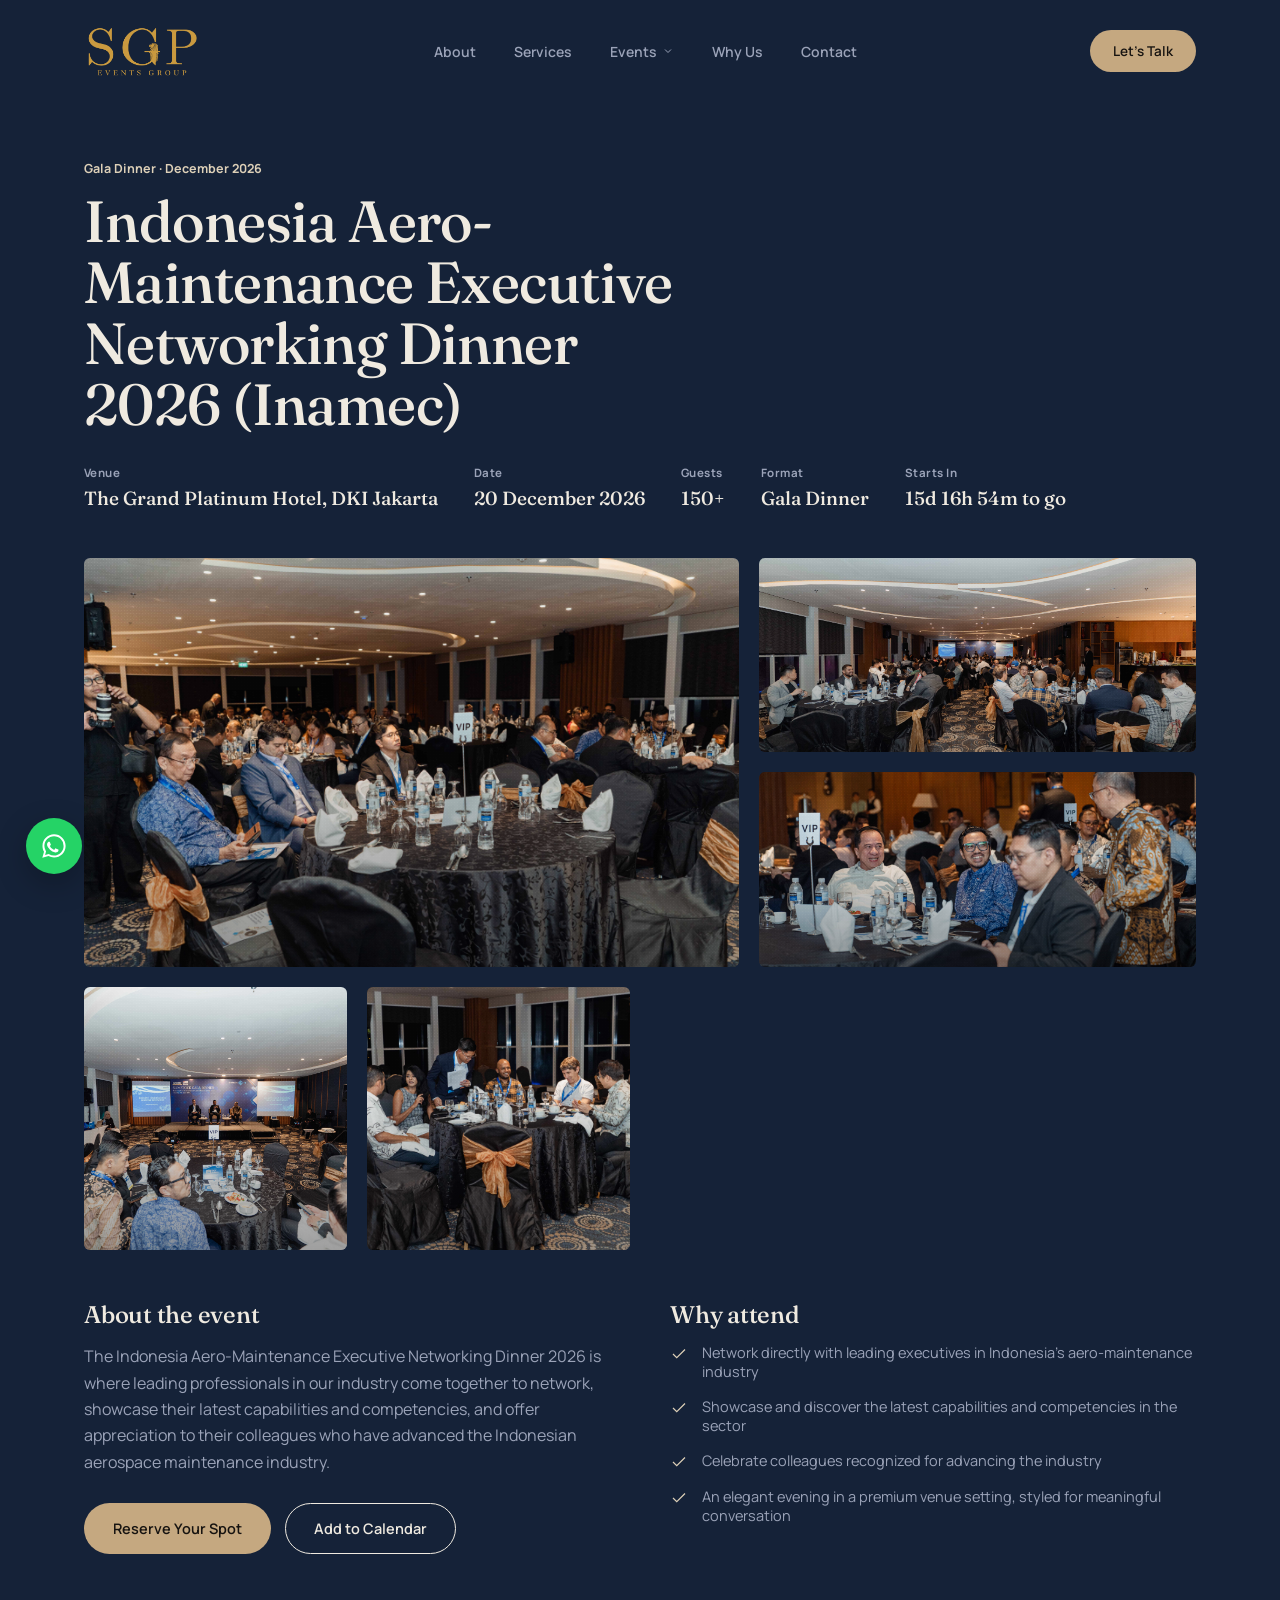
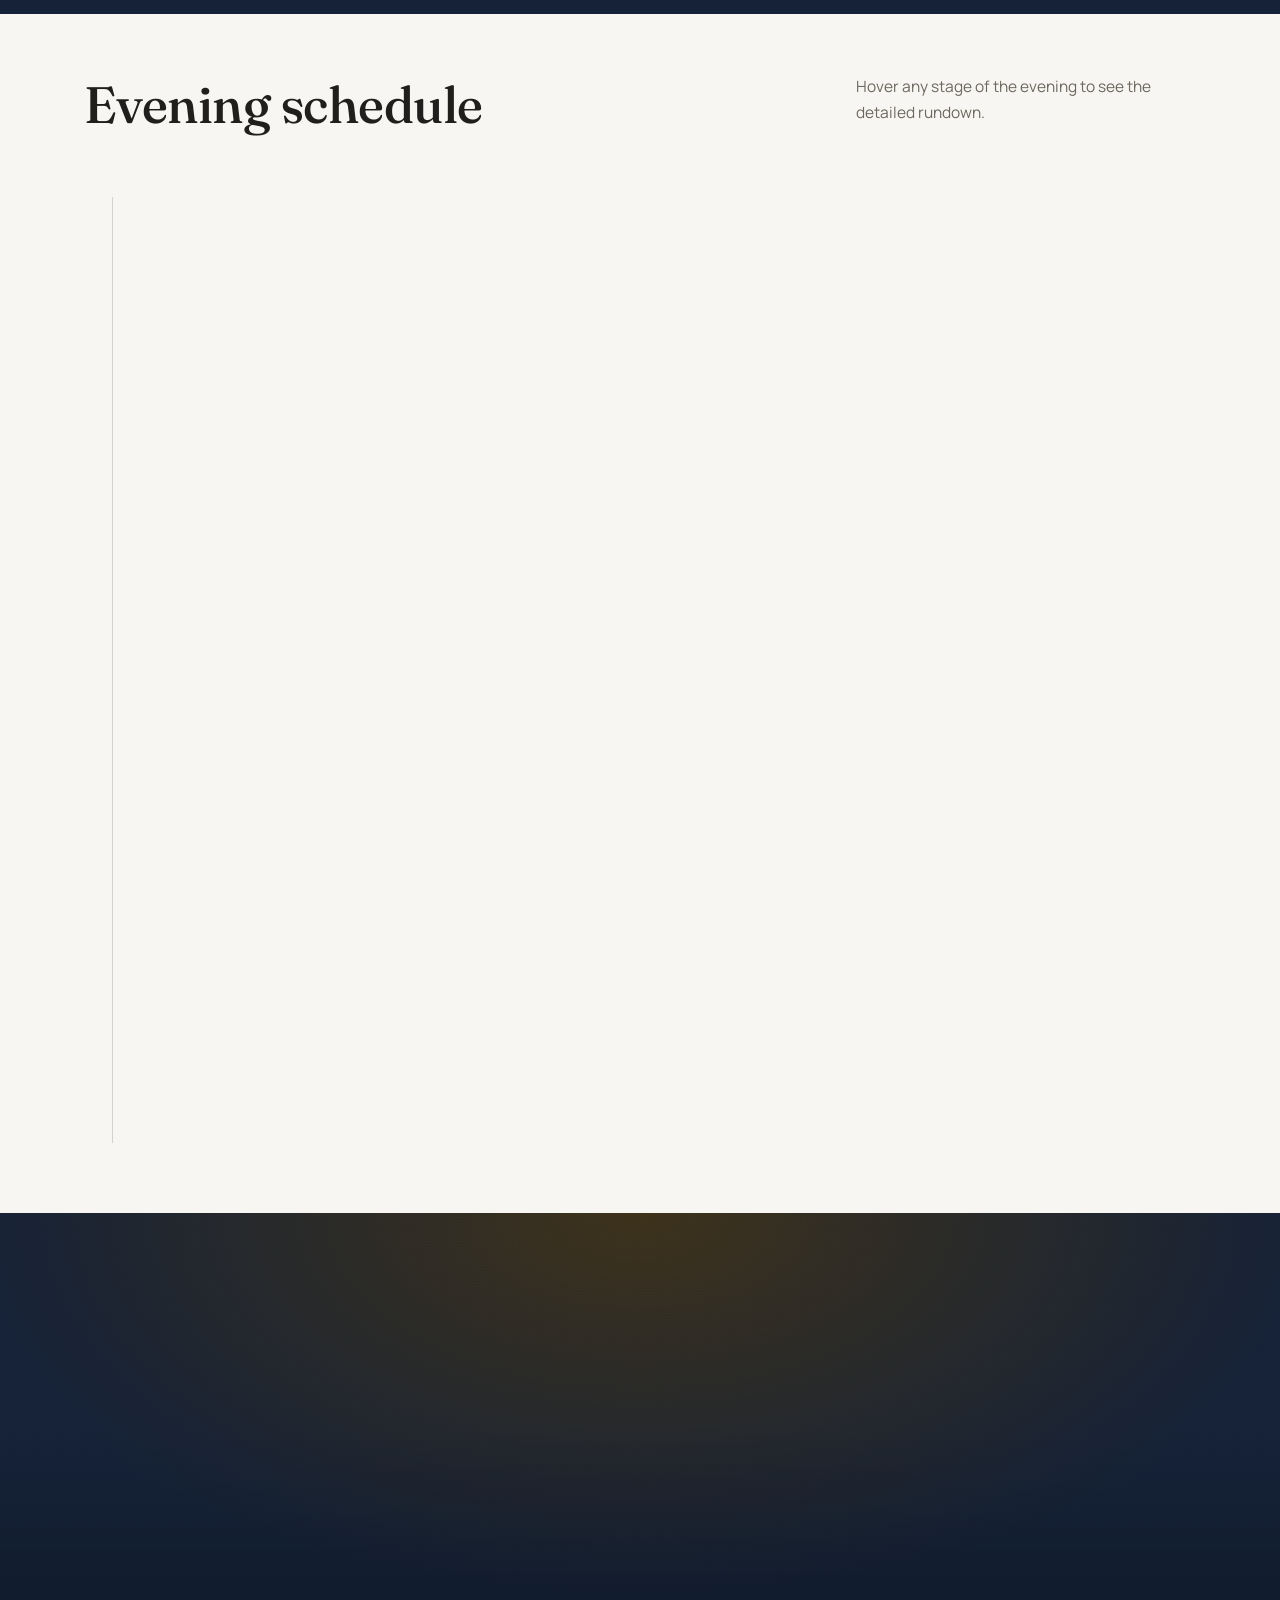
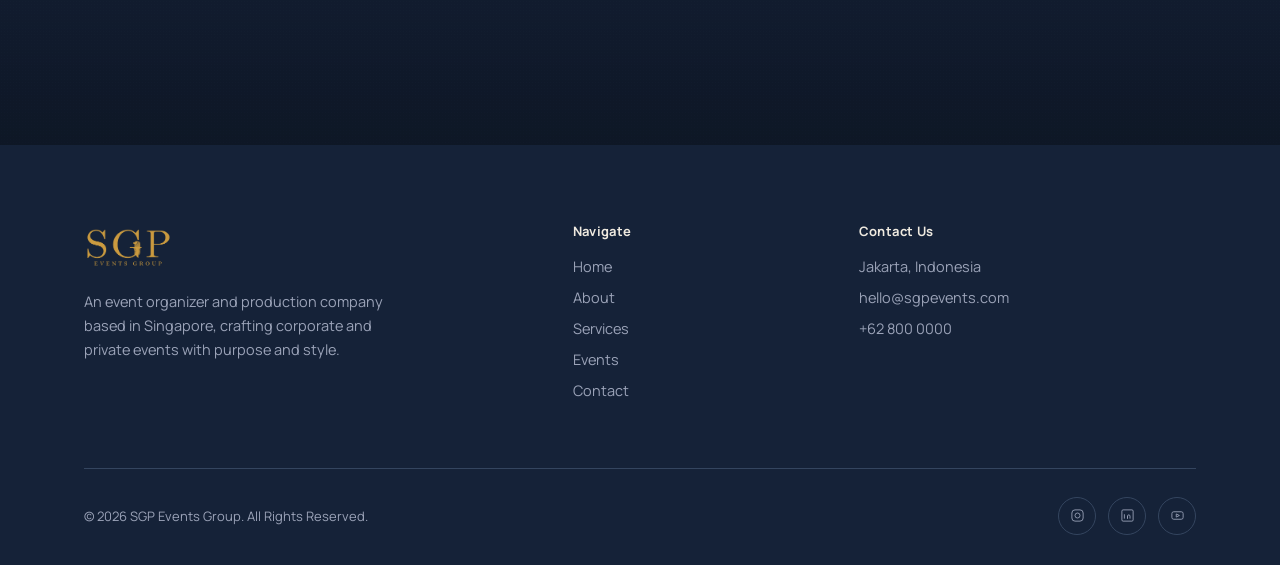
<file: inamec.html>
<!DOCTYPE html>
<html lang="en">
<head>
<meta charset="UTF-8">
<meta name="viewport" content="width=device-width, initial-scale=1.0">
<title>Indonesia Aero-Maintenance Executive Networking Dinner 2026 (Inamec) — SGP Events Group</title>
<link rel="icon" type="image/png" href="images/favicon.png">
<link rel="apple-touch-icon" href="images/favicon.png">
<link rel="preconnect" href="https://fonts.googleapis.com">
<link rel="preconnect" href="https://fonts.gstatic.com" crossorigin>
<link href="https://fonts.googleapis.com/css2?family=Fraunces:opsz,wght,SOFT@9..144,300..700,0..100&family=Manrope:wght@400;500;600;700;800&display=swap" rel="stylesheet">
<link rel="stylesheet" href="styles.css">
</head>
<body>

<!-- ============================================================
     NAV
     ============================================================ -->
<nav class="nav" id="nav">
  <div class="container">
    <a href="index.html" class="logo-link"><img src="images/logo.png" alt="SGP Events Group" class="logo-img"></a>
    <div class="nav-links">
      <a href="index.html#about">About</a>
      <a href="index.html#services">Services</a>
      <div class="nav-item">
        <a href="index.html#next-project" class="nav-dropdown-toggle">
          Events
          <svg class="chevron" viewBox="0 0 24 24" fill="none" stroke-width="2" width="12" height="12"><path d="M6 9l6 6 6-6"/></svg>
        </a>
        <div class="nav-dropdown">
          <div class="nav-dropdown-inner">
            <div class="nav-subitem">
              <a href="index.html#next-project" class="nav-subdropdown-toggle">
                Upcoming Events
                <svg class="chevron-right" viewBox="0 0 24 24" fill="none" stroke-width="2" width="12" height="12">
                  <path d="M9 6l6 6-6 6" />
                </svg>
              </a>
              <div class="nav-subdropdown">
                <div class="nav-subdropdown-inner">
                  <a href="index.html#next-project">Invos</a>
                  <a href="inamec.html">Inamec</a>
                </div>
              </div>
            </div>
            <!-- <a href="index.html#featured">Past Projects</a> -->
            <div class="nav-subitem">
              <a href="index.html#featured" class="nav-subdropdown-toggle">
                Past Projects
                <svg class="chevron-right" viewBox="0 0 24 24" fill="none" stroke-width="2" width="12" height="12">
                  <path d="M9 6l6 6-6 6" />
                </svg>
              </a>
              <div class="nav-subdropdown">
                <div class="nav-subdropdown-inner">
                  <a href="https://www.imros2026.com/" target="_blank" rel="noopener">Imros</a>
                </div>
              </div>
            </div>
            <a href="gallery.html">Event Gallery</a>
          </div>
        </div>
      </div>
      <a href="index.html#why">Why Us</a>
      <a href="index.html#contact">Contact</a>
    </div>
    <div class="nav-cta">
      <a href="index.html#contact" class="btn btn-primary">Let's Talk</a>
      <button class="burger" id="burger" aria-label="Open menu"><span></span><span></span><span></span></button>
    </div>
  </div>
</nav>

<div class="mobile-menu" id="mobileMenu">
  <a href="index.html#about">About</a>
  <a href="index.html#services">Services</a>
  <div class="mobile-nav-item">
    <div class="mobile-nav-row">
      <a href="index.html#next-project">Events</a>
      <button class="mobile-dropdown-btn" aria-label="Toggle Events submenu">
        <svg class="chevron" viewBox="0 0 24 24" fill="none" stroke-width="2" width="20" height="20"><path d="M6 9l6 6 6-6"/></svg>
      </button>
    </div>
    <div class="mobile-submenu">
  <div class="mobile-subnav-item">
    <div class="mobile-nav-row">
      <a href="index.html#next-project">Upcoming Events</a>
      <button class="mobile-subdropdown-btn" aria-label="Toggle Upcoming Events submenu">
        <svg class="chevron" viewBox="0 0 24 24" fill="none" stroke-width="2" width="18" height="18">
          <path d="M6 9l6 6 6-6" />
        </svg>
      </button>
    </div>
    <div class="mobile-subsubmenu">
      <a href="index.html#next-project">Invos</a>
      <a href="inamec.html">Inamec</a>
    </div>
  </div>
  <!-- <a href="index.html#featured">Past Projects</a> -->
         <div class="mobile-subnav-item">
        <div class="mobile-nav-row">
          <a href="index.html#featured">Past Projects</a>
          <button class="mobile-subdropdown-btn" aria-label="Toggle Past Projects submenu">
            <svg class="chevron" viewBox="0 0 24 24" fill="none" stroke-width="2" width="18" height="18">
              <path d="M6 9l6 6 6-6" />
            </svg>
          </button>
        </div>
        <div class="mobile-subsubmenu">
          <a href="https://www.imros2026.com/" target="_blank" rel="noopener">Imros</a>
        </div>
      </div>
  <a href="gallery.html">Event Gallery</a>
  </div>
  </div>
  <a href="index.html#why">Why Us</a>
  <a href="index.html#contact">Contact</a>
</div>

<!-- ============================================================
     INAMEC 2026 CONTENT — blank for now
     ============================================================ -->
<main>
  <section class="featured" style="padding-top:160px;">
  <div class="container">
    <div class="feat-top reveal">
      <div>
        <div class="eyebrow on-ink">Gala Dinner · December 2026</div>
        <h2 class="feat-title">Indonesia Aero-Maintenance Executive Networking Dinner 2026 (Inamec)</h2>
      </div>
      <div class="feat-meta">
        <div><span>Venue</span><strong>The Grand Platinum Hotel, DKI Jakarta</strong></div>
        <div><span>Date</span><strong>20 December 2026</strong></div>
        <div><span>Guests</span><strong data-counter="150" data-suffix="+">0</strong></div>
        <div><span>Format</span><strong>Gala Dinner</strong></div>
        <div><span>Starts In</span><strong data-countdown-badge data-target="2026-12-20T18:00:00" style="display:inline-block; background:none; padding:0; position:static;">Loading…</strong></div>
      </div>
    </div>

    <div class="feat-main reveal">
      <div class="frame tone-b" style="aspect-ratio:16/10;">
        <img src="images/IMROS-1120.jpg" alt="Inamec 2026">
      </div>
      <div class="feat-side">
        <div class="frame tone-e">
          <img src="images/IMROS-1163.jpg" alt="">
        </div>
        <div class="frame tone-d">
          <img src="images/IMROS-1231.jpg" alt="">
        </div>
      </div>
    </div>

    <div class="feat-strip reveal" data-gallery>
      <div class="frame tone-a" data-lightbox-item>
        <img src="images/IMROS-1167.jpg" alt="">
      </div>
      <div class="frame tone-c" data-lightbox-item>
        <img src="images/IMROS-1161.jpg" alt="">
      </div>
    </div>

    <div class="feat-bottom reveal">
      <div>
        <h3 style="font-size:24px; margin-bottom:16px;">About the event</h3>
        <p>The Indonesia Aero-Maintenance Executive Networking Dinner 2026 is where leading professionals in our industry come together to network, showcase their latest capabilities and competencies, and offer appreciation to their colleagues who have advanced the Indonesian aerospace maintenance industry.</p>
        <div style="margin-top:28px; display:flex; gap:14px; flex-wrap:wrap;">
          <a href="index.html#contact" class="btn btn-primary">Reserve Your Spot</a>
          <a href="#" class="btn btn-outline" style="color:var(--text-on-ink);" data-add-ics
             data-title="Indonesia Aero-Maintenance Executive Networking Dinner 2026 (Inamec)"
             data-start="2026-12-20T18:00:00"
             data-end="2026-12-20T22:00:00"
             data-location="The Grand Platinum Hotel, DKI Jakarta">Add to Calendar</a>
        </div>
      </div>
      <div>
        <h3 style="font-size:24px; margin-bottom:16px;">Why attend</h3>
        <ul class="feat-highlights">
          <li><svg viewBox="0 0 24 24" fill="none" stroke-width="1.6"><path d="M20 6L9 17l-5-5"/></svg>Network directly with leading executives in Indonesia's aero-maintenance industry</li>
          <li><svg viewBox="0 0 24 24" fill="none" stroke-width="1.6"><path d="M20 6L9 17l-5-5"/></svg>Showcase and discover the latest capabilities and competencies in the sector</li>
          <li><svg viewBox="0 0 24 24" fill="none" stroke-width="1.6"><path d="M20 6L9 17l-5-5"/></svg>Celebrate colleagues recognized for advancing the industry</li>
          <li><svg viewBox="0 0 24 24" fill="none" stroke-width="1.6"><path d="M20 6L9 17l-5-5"/></svg>An elegant evening in a premium venue setting, styled for meaningful conversation</li>
        </ul>
      </div>
    </div>
  </div>
</section>

<section class="process">
  <div class="container">
    <div class="section-head reveal">
      <h2>Evening schedule</h2>
      <p class="lede">Hover any stage of the evening to see the detailed rundown.</p>
    </div>
    <div class="timeline">
      <div class="timeline-line"></div>

      <div class="tl-item reveal" data-tl-toggle>
        <div class="tl-num">01</div>
        <div class="tl-body">
          <div><h3>Arrival &amp; Registration</h3><p>Guests arrive and check in at the reception desk.</p></div>
          <div class="tl-tag">18:00 – 18:30</div>
        </div>
        <div class="tl-subtimeline">
          <div class="tl-sub-row">
            <span>Guest Arrival &amp; Registration</span>
            <span class="tl-sub-time">18:00 – 18:30</span>
            <span class="tl-sub-duration">30 min</span>
          </div>
        </div>
      </div>

      <div class="tl-item reveal" data-tl-toggle>
        <div class="tl-num">02</div>
        <div class="tl-body">
          <div><h3>Opening Program</h3><p>Guests are seated as the evening's formal program begins.</p></div>
          <div class="tl-tag">18:30 – 19:00</div>
        </div>
        <div class="tl-subtimeline">
          <div class="tl-sub-row">
            <span>Guests Seated / Opening Cue</span>
            <span class="tl-sub-time">18:30 – 18:35</span>
            <span class="tl-sub-duration">5 min</span>
          </div>
          <div class="tl-sub-row">
            <span>Opening by MC</span>
            <span class="tl-sub-time">18:35 – 18:40</span>
            <span class="tl-sub-duration">5 min</span>
          </div>
          <div class="tl-sub-row">
            <span>Welcome Remarks</span>
            <span class="tl-sub-time">18:40 – 18:50</span>
            <span class="tl-sub-duration">10 min</span>
          </div>
          <div class="tl-sub-row">
            <span>Opening Performance</span>
            <span class="tl-sub-time">18:50 – 19:00</span>
            <span class="tl-sub-duration">10 min</span>
          </div>
        </div>
      </div>

      <div class="tl-item reveal" data-tl-toggle>
        <div class="tl-num">03</div>
        <div class="tl-body">
          <div><h3>Toast &amp; Networking</h3><p>A short toast opens the floor for informal networking.</p></div>
          <div class="tl-tag">19:00 – 19:15</div>
        </div>
        <div class="tl-subtimeline">
          <div class="tl-sub-row">
            <span>Welcome Toast / Networking</span>
            <span class="tl-sub-time">19:00 – 19:15</span>
            <span class="tl-sub-duration">15 min</span>
          </div>
        </div>
      </div>

      <div class="tl-item reveal" data-tl-toggle>
        <div class="tl-num">04</div>
        <div class="tl-body">
          <div><h3>Dinner &amp; Program Highlights</h3><p>Dinner service through the evening's main recognitions.</p></div>
          <div class="tl-tag">19:15 – 20:45</div>
        </div>
        <div class="tl-subtimeline">
          <div class="tl-sub-row">
            <span>Dinner – Course 1 &amp; 2</span>
            <span class="tl-sub-time">19:15 – 20:00</span>
            <span class="tl-sub-duration">45 min</span>
          </div>
          <div class="tl-sub-row">
            <span>Entertainment / Live Performance</span>
            <span class="tl-sub-time">20:00 – 20:15</span>
            <span class="tl-sub-duration">15 min</span>
          </div>
          <div class="tl-sub-row highlight">
            <span>Awards / Recognition Ceremony</span>
            <span class="tl-sub-time">20:15 – 20:45</span>
            <span class="tl-sub-duration">30 min</span>
          </div>
        </div>
      </div>

      <div class="tl-item reveal" data-tl-toggle>
        <div class="tl-num">05</div>
        <div class="tl-body">
          <div><h3>Closing Program</h3><p>The evening winds down with performance, dessert, and remarks.</p></div>
          <div class="tl-tag">20:45 – 21:40</div>
        </div>
        <div class="tl-subtimeline">
          <div class="tl-sub-row">
            <span>Special Performance</span>
            <span class="tl-sub-time">20:45 – 21:00</span>
            <span class="tl-sub-duration">15 min</span>
          </div>
          <div class="tl-sub-row">
            <span>Dinner / Dessert &amp; Networking</span>
            <span class="tl-sub-time">21:00 – 21:30</span>
            <span class="tl-sub-duration">30 min</span>
          </div>
          <div class="tl-sub-row">
            <span>Closing Remarks</span>
            <span class="tl-sub-time">21:30 – 21:40</span>
            <span class="tl-sub-duration">10 min</span>
          </div>
        </div>
      </div>

      <div class="tl-item reveal" data-tl-toggle>
        <div class="tl-num">06</div>
        <div class="tl-body">
          <div><h3>Farewell</h3><p>A relaxed close to the evening before departure.</p></div>
          <div class="tl-tag">21:40 – 22:00</div>
        </div>
        <div class="tl-subtimeline">
          <div class="tl-sub-row">
            <span>Photo Session / Free Networking</span>
            <span class="tl-sub-time">21:40 – 22:00</span>
            <span class="tl-sub-duration">20 min</span>
          </div>
          <div class="tl-sub-row">
            <span>End of Event</span>
            <span class="tl-sub-time">22:00</span>
            <span class="tl-sub-duration">—</span>
          </div>
        </div>
      </div>

    </div>
  </div>
</section>

<section class="cta-band">
  <div class="frame tone-d"></div>
  <div class="container cta-content reveal">
    <h2>Reserve your seat at Inamec 2026.</h2>
    <p>Limited seating for this exclusive evening — confirm your attendance with our team today.</p>
    <div class="cta-btns">
      <a href="index.html#contact" class="btn btn-primary">Contact Us</a>
      <a href="gallery.html" class="btn btn-outline">View Event Gallery</a>
    </div>
  </div>
</section>
  <!-- content coming soon -->
</main>

<!-- Lightbox -->
<div class="lightbox" id="lightbox">
  <div class="lightbox-frame">
    <button class="lightbox-close" data-lb-close><svg viewBox="0 0 24 24" fill="none" stroke-width="1.6"><path d="M6 6l12 12M18 6L6 18"/></svg></button>
    <button class="lightbox-prev" data-lb-prev><svg viewBox="0 0 24 24" fill="none" stroke-width="1.6"><path d="M15 18l-6-6 6-6"/></svg></button>
    <div class="frame" id="lightboxFrame" style="width:100%;height:100%;"></div>
    <button class="lightbox-next" data-lb-next><svg viewBox="0 0 24 24" fill="none" stroke-width="1.6"><path d="M9 6l6 6-6 6"/></svg></button>
  </div>
</div>
<!-- ============================================================
     FOOTER
     ============================================================ -->
<footer>
  <div class="container">
    <div class="footer-top">
      <div class="footer-brand">
        <a href="index.html" class="logo-link"><img src="images/logo.png" alt="SGP Events Group" class="logo-img"></a>
        <p>An event organizer and production company based in Singapore, crafting corporate and private events with purpose and style.</p>
      </div>
      <div class="footer-col">
        <h4>Navigate</h4>
        <a href="index.html">Home</a>
        <a href="index.html#about">About</a>
        <a href="index.html#services">Services</a>
        <a href="index.html#next-project">Events</a>
        <a href="index.html#contact">Contact</a>
      </div>
      <div class="footer-col">
        <h4>Contact Us</h4>
        <a href="#">Jakarta, Indonesia</a>
        <a href="mailto:hello@sgpevents.com">hello@sgpevents.com</a>
        <a href="tel:+628000000">+62 800 0000</a>
      </div>
    </div>
    <div class="footer-bottom">
      <div>© 2026 SGP Events Group. All Rights Reserved.</div>
      <div class="footer-social">
        <a href="#" aria-label="Instagram"><svg viewBox="0 0 24 24" fill="none" stroke-width="1.4"><rect x="3" y="3" width="18" height="18" rx="5"/><circle cx="12" cy="12" r="4"/></svg></a>
        <a href="#" aria-label="LinkedIn"><svg viewBox="0 0 24 24" fill="none" stroke-width="1.4"><rect x="3" y="3" width="18" height="18" rx="2"/><path d="M7 10v7M7 7v.01M12 17v-4a2 2 0 014 0v4M12 13v4"/></svg></a>
        <a href="#" aria-label="YouTube"><svg viewBox="0 0 24 24" fill="none" stroke-width="1.4"><rect x="3" y="6" width="18" height="12" rx="3"/><path d="M10 9.5l5 2.5-5 2.5z"/></svg></a>
      </div>
    </div>
  </div>
</footer>

<a href="https://wa.me/6281234567890" target="_blank" rel="noopener" class="whatsapp-bubble" aria-label="Chat on WhatsApp">
  <svg viewBox="0 0 24 24" fill="currentColor" width="28" height="28">
    <path d="M12.04 2C6.58 2 2.13 6.45 2.13 11.91c0 1.75.46 3.45 1.32 4.95L2 22l5.28-1.39c1.45.79 3.08 1.21 4.76 1.21h.01c5.46 0 9.91-4.45 9.91-9.91 0-2.65-1.03-5.14-2.9-7.01C17.18 3.03 14.68 2 12.04 2zm0 1.67c2.19 0 4.25.85 5.79 2.4a8.18 8.18 0 012.41 5.83c0 4.55-3.7 8.24-8.25 8.24a8.2 8.2 0 01-4.19-1.15l-.3-.18-3.13.82.84-3.05-.2-.32a8.19 8.19 0 01-1.26-4.38c0-4.55 3.7-8.21 8.29-8.21zm-4.52 4.7c-.16 0-.42.06-.64.31-.22.25-.85.83-.85 2.02s.87 2.34.99 2.5c.12.16 1.7 2.6 4.13 3.64.58.25 1.03.4 1.38.51.58.19 1.11.16 1.53.1.47-.07 1.43-.58 1.63-1.15.2-.56.2-1.04.14-1.14-.06-.1-.22-.16-.47-.28-.24-.12-1.43-.71-1.65-.79-.22-.08-.39-.12-.55.12-.16.24-.63.79-.77.95-.14.16-.28.18-.53.06-.24-.12-1.03-.38-1.96-1.21-.72-.65-1.21-1.44-1.35-1.69-.14-.24-.02-.38.11-.5.11-.11.24-.28.36-.42.12-.14.16-.24.24-.4.08-.16.04-.3-.02-.42-.06-.12-.55-1.34-.76-1.83-.2-.48-.4-.42-.55-.42h-.47z"/>
  </svg>
</a>

<button class="back-top" id="backTop" aria-label="Back to top"><svg viewBox="0 0 24 24" fill="none" stroke-width="1.6"><path d="M12 19V5M5 12l7-7 7 7"/></svg></button>

<script src="script.js"></script>
</body>
</html>
</file>
<file: styles.css>
/* ============================================================
   TOKENS
   ============================================================ */
:root{
  --ink:        #152238;
  --ink-soft:   #1E304F;
  --ink-line:   #34455F;
  --paper:      #f8f6f2;
  --paper-2:    #EEE9DD;
  --brass:      #C5A880;
  --brass-light:#ddd0b8;
  --brass-dim:  #8B7350;
  --text-dark:  #211F1D;
  --text-muted: #6C685F;
  --text-on-ink:#EFEAE0;
  --text-on-ink-muted: #9BA3B8;
  --radius-sm: 3px;
  --radius-md: 6px;
  --maxw: 1240px;
  --ease: cubic-bezier(.22,.68,.32,1);
}

*,*::before,*::after{ box-sizing:border-box; }
html{ scroll-behavior:smooth; }
@media (prefers-reduced-motion: reduce){
  html{ scroll-behavior:auto; }
  *,*::before,*::after{ animation-duration:0.001ms !important; animation-iteration-count:1 !important; transition-duration:0.001ms !important; scroll-behavior:auto !important; }
}
body{
  margin:0;
  font-family:'Manrope',sans-serif;
  background:var(--paper);
  color:var(--text-dark);
  -webkit-font-smoothing:antialiased;
  overflow-x:hidden;
}
img{max-width:100%;display:block;}
a{color:inherit; text-decoration:none;}
button{font-family:inherit; cursor:pointer;}
h1,h2,h3,h4{
  font-family:'Fraunces',serif;
  font-weight:500;
  line-height:1.05;
  margin:0;
  letter-spacing:-0.01em;
}
p{ margin:0; line-height:1.65; }
.container{ max-width:var(--maxw); margin:0 auto; padding:0 clamp(20px,5vw,64px); }
section{ position:relative; }
.eyebrow{
  font-size:12.5px;
  color:var(--brass-dim);
  font-weight:700;
  margin-bottom:14px;
}
.eyebrow.on-ink{ color:var(--brass-light); }
.section-head{
  display:flex; align-items:flex-end; justify-content:space-between; gap:32px;
  margin-bottom:56px; flex-wrap:wrap;
}
.section-head h2{ font-size:clamp(32px,4vw,52px); max-width:640px; }
.section-head .lede{ max-width:340px; color:var(--text-muted); font-size:15.5px; padding-bottom:6px; }
.btn{
  display:inline-flex; align-items:center; gap:10px;
  padding:15px 28px; border-radius:999px; font-weight:600; font-size:14.5px;
  border:1px solid transparent; transition:transform .35s var(--ease), background .3s, color .3s, border-color .3s;
  white-space:nowrap;
}
.btn:active{ transform:scale(.97); }
.btn-primary{ background:var(--brass); color:#161310; }
.btn-primary:hover{ background:var(--brass-light); }
.btn-outline{ border-color:currentColor; color:inherit; background:transparent; }
.btn-outline:hover{ background:rgba(255,255,255,.08); }
.btn-outline.dark:hover{ background:rgba(0,0,0,.06); }
.btn svg{ width:16px; height:16px; }

/* reveal-on-scroll */
.reveal{ opacity:0; transform:translateY(26px); transition:opacity .9s var(--ease), transform .9s var(--ease); }
.reveal.is-visible{ opacity:1; transform:translateY(0); }
.reveal-stagger > *{ opacity:0; transform:translateY(20px); transition:opacity .7s var(--ease), transform .7s var(--ease); }
.reveal-stagger.is-visible > *{ opacity:1; transform:translateY(0); }
.reveal-stagger.is-visible > *:nth-child(1){ transition-delay:.05s; }
.reveal-stagger.is-visible > *:nth-child(2){ transition-delay:.13s; }
.reveal-stagger.is-visible > *:nth-child(3){ transition-delay:.21s; }
.reveal-stagger.is-visible > *:nth-child(4){ transition-delay:.29s; }
.reveal-stagger.is-visible > *:nth-child(5){ transition-delay:.37s; }
.reveal-stagger.is-visible > *:nth-child(6){ transition-delay:.45s; }

/* ============================================================
   PLACEHOLDER PHOTOGRAPHY FRAMES (abstract brass/ink editorial motif)
   ============================================================ */
.frame{
  position:relative; overflow:hidden; border-radius:var(--radius-md);
  background-color:var(--ink);
  isolation:isolate;
}
.frame img{
  position:absolute; inset:0; width:100%; height:100%; object-fit:cover; z-index:0;
}
.frame::before{
  content:''; position:absolute; inset:0; z-index:1; opacity:.5; mix-blend-mode:overlay;
  background-image:radial-gradient(rgba(255,255,255,.14) 1px, transparent 1px);
  background-size:3px 3px;
}
.frame::after{ content:''; position:absolute; inset:0; z-index:1; background:linear-gradient(180deg, rgba(0,0,0,0) 40%, rgba(0,0,0,.35) 100%); }
.frame .frame-icon{ position:absolute; z-index:2; opacity:.85; }
.frame .frame-icon svg{ stroke:var(--brass-light); }
.frame-cap{
  position:absolute; left:18px; right:18px; bottom:16px; z-index:3;
  color:var(--text-on-ink); font-family:'Fraunces',serif; font-size:19px; font-weight:500;
}
.frame-cap small{ display:block; font-family:'Manrope',sans-serif; font-size:11.5px; font-weight:700; letter-spacing:.03em; color:var(--brass-light); margin-bottom:4px; }

.tone-a{ background:radial-gradient(120% 140% at 15% 10%, #3a2e18 0%, var(--ink) 55%), var(--ink); }
.tone-b{ background:radial-gradient(120% 140% at 85% 100%, #4a3818 0%, var(--ink-soft) 55%), var(--ink-soft); }
.tone-c{ background:linear-gradient(135deg, #2a2417 0%, var(--ink) 60%); }
.tone-d{ background:radial-gradient(90% 120% at 50% 0%, #423419 0%, var(--ink) 60%); }
.tone-e{ background:radial-gradient(100% 100% at 90% 10%, #574321 0%, var(--ink-soft) 65%); }
.tone-f{ background:radial-gradient(100% 130% at 10% 100%, #40331a 0%, var(--ink) 55%); }

/* ============================================================
   NAV
   ============================================================ */
.nav{
  position:fixed; top:0; left:0; right:0; z-index:200;
  padding:22px 0; transition:padding .4s var(--ease), background .4s var(--ease), box-shadow .4s var(--ease);
}
.nav .container{ display:flex; align-items:center; justify-content:space-between; }
.nav.scrolled{ background:rgba(21,20,26,.92); backdrop-filter:blur(10px); padding:14px 0; box-shadow:0 8px 30px rgba(0,0,0,.18); }
.logo{ font-family:'Fraunces',serif; font-size:21px; font-weight:600; color:var(--text-on-ink); letter-spacing:.01em; }
.logo span{ color:var(--brass-light); }
.nav-links{ display:flex; gap:38px; align-items:center; }
.nav-links a{
  color:var(--text-on-ink-muted); font-size:14px; font-weight:600; position:relative; padding:4px 0;
  transition:color .3s;
}
.nav-links a::after{ content:''; position:absolute; left:0; bottom:0; width:0; height:1px; background:var(--brass-light); transition:width .35s var(--ease); }
.nav-links a:hover{ color:var(--text-on-ink); }
.nav-links a:hover::after{ width:100%; }
.nav-cta{ display:flex; align-items:center; gap:22px; }
.nav-cta .btn{ padding:11px 22px; font-size:13.5px; }
.burger{ display:none; flex-direction:column; gap:5px; background:none; border:0; padding:6px; z-index:210; }
.burger span{ width:24px; height:2px; background:var(--text-on-ink); transition:transform .3s, opacity .3s; }
.burger.open span:nth-child(1){ transform:translateY(7px) rotate(45deg); }
.burger.open span:nth-child(2){ opacity:0; }
.burger.open span:nth-child(3){ transform:translateY(-7px) rotate(-45deg); }

.mobile-menu{
  position:fixed; inset:0; background:var(--ink); z-index:190;
  display:flex; flex-direction:column; align-items:flex-start; justify-content:center; gap:26px;
  padding:0 32px; transform:translateY(-100%); transition:transform .5s var(--ease);
}
.mobile-menu.open{ transform:translateY(0); }
.mobile-menu a{ font-family:'Fraunces',serif; font-size:32px; color:var(--text-on-ink); }

/* ============================================================
   HERO
   ============================================================ */
.hero{
  min-height:100vh; display:flex; flex-direction:column; justify-content:flex-end;
  background:var(--ink); color:var(--text-on-ink); position:relative; padding-top:120px;
  overflow:hidden;
}
.hero-visual{ position:absolute; inset:0; z-index:0; }
.hero-visual .frame{ position:absolute; inset:0; border-radius:0; }
.hero-beam{
  position:absolute; z-index:1; pointer-events:none; border-radius:50%;
  filter:blur(60px); opacity:.55;
  background:radial-gradient(circle, rgba(203,166,105,.55), transparent 70%);
}
.hero-beam.b1{ width:640px; height:640px; top:-220px; left:-160px; }
.hero-beam.b2{ width:480px; height:480px; bottom:-160px; right:-100px; opacity:.35; }
.hero-content{ position:relative; z-index:2; padding-bottom:96px; }
.hero-kicker{
  display:flex; align-items:center; gap:12px; margin-bottom:26px;
  font-size:13px; font-weight:700; color:var(--brass-light); letter-spacing:.02em;
  opacity:0; transform:translateY(14px); animation:riseIn .9s var(--ease) .15s forwards;
}
.hero-kicker .dot{ width:6px; height:6px; border-radius:50%; background:var(--brass-light); }
.hero h1{
  font-size:clamp(44px,7.4vw,104px); max-width:15ch; font-weight:500;
  opacity:0; transform:translateY(-28px); animation:fallIn 1s var(--ease) .3s forwards;
}
.hero-sub-row{
  display:flex; justify-content:space-between; align-items:flex-end; gap:40px; margin-top:38px; flex-wrap:wrap;
}
.hero-desc{
  max-width:420px; color:var(--text-on-ink-muted); font-size:16.5px;
}
.hero-ctas{ display:flex; gap:16px; flex-wrap:wrap; }
@keyframes riseIn{ to{ opacity:1; transform:translateY(0); } }
@keyframes fallIn{
  from{ opacity:0; transform:translateY(-28px); }
  to{ opacity:1; transform:translateY(0); }
}
.hero-scroll{
  position:absolute; right:clamp(20px,5vw,64px); bottom:36px; z-index:2;
  display:flex; flex-direction:column; align-items:center; gap:10px;
  color:var(--text-on-ink-muted); font-size:11.5px; font-weight:700; letter-spacing:.08em;
  writing-mode:vertical-rl;
  opacity:0; animation:riseIn 1s var(--ease) .8s forwards;
}
.hero-scroll .line{ writing-mode:vertical-rl; width:1px; height:56px; background:linear-gradient(var(--brass-light), transparent); }

/* ============================================================
   ABOUT
   ============================================================ */
.about{ background:var(--paper); padding:90px 0 80px; isolation:isolate; position:relative; }
.about-single{ max-width:960px; margin:0 auto; position:relative; z-index:1; }
.about-copy p{ color:var(--text-muted); font-size:17px; line-height:1.8; margin-top:22px; max-width:62ch; }
.about-copy h2{ font-size:clamp(28px,3.6vw,44px); max-width:20ch; }
.about-services{
  margin-top:38px; display:flex; flex-wrap:wrap; gap:12px; padding-top:26px; border-top:1px solid rgba(0,0,0,.12);
}
.about-services div{
  font-size:13.5px; font-weight:600; padding:10px 18px; border-radius:999px; border:1px solid rgba(0,0,0,.15);
  color:var(--text-dark); display:flex; align-items:center; gap:8px; cursor:default;
  transition: background .3s var(--ease), border-color .3s var(--ease), transform .3s var(--ease), color .3s var(--ease);
}
.about-services div::before{ content:''; width:5px; height:5px; border-radius:50%; background:var(--brass); flex-shrink:0; transition:background .3s; }
.about-services div:hover{ background:var(--ink); color:var(--text-on-ink); border-color:var(--ink); transform:translateY(-3px); }
.about-services div:hover::before{ background:var(--brass-light); }
.about-collage{ position:relative; display:grid; grid-template-columns:1fr 1fr; gap:16px; }
.about-collage .frame:nth-child(1){ aspect-ratio:3/4; grid-row:span 2; }
.about-collage .frame:nth-child(2){ aspect-ratio:1/1; margin-top:44px; }
.about-collage .frame:nth-child(3){ aspect-ratio:4/3; }
.about-video-bg{
  position:absolute; inset:0; z-index:0;
  overflow:hidden; pointer-events:none;
}
.about-video-bg video{
  position:absolute; top:50%; left:50%;
  width:100%; height:100%;
  object-fit:cover;
  transform:translate(-50%,-50%);
  filter: blur(2px) brightness(.8);
  opacity:.35;
}
.about-video-bg::after{
  content:''; position:absolute; inset:0;
  background:var(--paper); opacity:.30;
}
.about-lead{ font-size:19px; line-height:1.8; max-width:none; color:var(--text-dark); }
.about-lead::first-letter{
  font-family:'Fraunces',serif; font-size:3.2em; font-weight:500; float:left;
  line-height:.82; padding-right:10px; padding-top:4px; color:var(--brass);
}

/* ============================================================
   SERVICES (bento-style asymmetric grid)
   ============================================================ */
.services{ background:var(--ink); color:var(--text-on-ink); padding:80px 0; isolation:isolate;}
.svc-grid{ display:grid; grid-template-columns:repeat(6,1fr); gap:18px; }
.svc-card{
  grid-column:span 3; background:var(--ink-soft); border:1px solid var(--ink-line); border-radius:var(--radius-md);
  padding:34px; display:flex; flex-direction:column; justify-content:space-between; min-height:260px;
  transition:transform .4s var(--ease), background .4s var(--ease), border-color .4s, box-shadow .4s var(--ease);
  position:relative; overflow:hidden;
}
.svc-card.wide{ grid-column:span 4; } .svc-card.narrow{ grid-column:span 2; }
@media(min-width:900px){
  .svc-card:nth-child(1){ grid-column:span 4; }
  .svc-card:nth-child(2){ grid-column:span 2; }
  .svc-card:nth-child(3){ grid-column:span 2; }
  .svc-card:nth-child(4){ grid-column:span 4; }
  .svc-card:nth-child(5){ grid-column:span 3; }
  .svc-card:nth-child(6){ grid-column:span 3; }
}
.svc-card:hover{
  transform: scale(1.04) translateY(-4px);
  background: var(--ink);
  border-color: var(--brass);
  z-index: 2;
  box-shadow: 0 24px 48px rgba(0,0,0,.4);
}
.svc-card .svc-glow{
  position:absolute; width:220px; height:220px; border-radius:50%; right:-70px; top:-70px;
  background:radial-gradient(circle, rgba(203,166,105,.16), transparent 70%);
  transition:opacity .4s;
}
.svc-icon{ width:40px; height:40px; margin-bottom:26px; }
.svc-icon svg{ stroke:var(--brass-light); width:100%; height:100%; transition:stroke .4s var(--ease); }
.svc-card:hover .svc-icon svg{ stroke:var(--brass); }
.svc-card h3{ font-size:23px; margin-bottom:12px; }
.svc-card:hover h3{ color:var(--brass-light); transition:color .4s var(--ease); }
.svc-card p{ color:var(--text-on-ink-muted); font-size:14.5px; max-width:38ch; }
.svc-num{ position:absolute; top:24px; right:28px; font-family:'Fraunces',serif; font-size:13px; color:var(--ink-line); }

/* ============================================================
   EVENTS SLIDER
   ============================================================ */
.events-slider-wrap{ background:var(--paper); padding:60px 0 50px; overflow:hidden; }
.carousel{ position:relative; }
.carousel-track{
  display:flex; gap:22px; overflow-x:auto; scroll-snap-type:x mandatory; padding-bottom:8px;
  padding-left:clamp(20px,5vw,64px); padding-right:clamp(20px,5vw,64px);
  scrollbar-width:none;
}
.carousel-track::-webkit-scrollbar{ display:none; }
.ev-slide{
  scroll-snap-align:start; flex:0 0 auto; width:min(360px,80vw);
}
.ev-slide .frame{ aspect-ratio:3/4; margin-bottom:18px; }
.ev-slide h4{ font-size:21px; margin-bottom:6px; }
.ev-slide p{ color:var(--text-muted); font-size:14px; }
.carousel-controls{ display:flex; justify-content:space-between; align-items:center; margin-top:34px; }
.carousel-dots{ display:flex; gap:8px; }
.carousel-dots button{
  width:7px; height:7px; border-radius:50%; border:none; background:rgba(0,0,0,.18); padding:0; transition:background .3s, width .3s;
}
.carousel-dots button.active{ background:var(--brass); width:22px; border-radius:5px; }
.carousel-arrows{ display:flex; gap:10px; }
.arrow-btn{
  width:48px; height:48px; border-radius:50%; border:1px solid rgba(0,0,0,.18); background:transparent;
  display:flex; align-items:center; justify-content:center; transition:background .3s,border-color .3s,transform .2s;
}
.arrow-btn:hover{ background:var(--ink); border-color:var(--ink); }
.arrow-btn:hover svg{ stroke:var(--text-on-ink); }
.arrow-btn svg{ width:18px; height:18px; stroke:var(--text-dark); transition:stroke .3s; }
.arrow-btn:active{ transform:scale(.92); }
.on-ink .arrow-btn{ border-color:var(--ink-line); }
.on-ink .arrow-btn svg{ stroke:var(--text-on-ink); }
.on-ink .arrow-btn:hover{ background:var(--brass); border-color:var(--brass); }
.on-ink .arrow-btn:hover svg{ stroke:#161310; }
.on-ink .carousel-dots button{ background:var(--ink-line); }
.on-ink .carousel-dots button.active{ background:var(--brass-light); }

/* ============================================================
   FEATURED PROJECT
   ============================================================ */
.featured{ background:var(--ink); color:var(--text-on-ink); padding:90px 0 60px; isolation:isolate; }
.feat-top{ display:flex; justify-content:space-between; align-items:flex-end; gap:30px; flex-wrap:wrap; margin-bottom:48px; }
.feat-title{ font-size:clamp(32px,5vw,58px); max-width:16ch; }
.feat-meta{ display:flex; gap:36px; flex-wrap:wrap; }
.feat-meta div{ font-size:13px; }
.feat-meta div span{ display:block; color:var(--text-on-ink-muted); font-size:11.5px; font-weight:700; letter-spacing:.04em; margin-bottom:6px; }
.feat-meta div strong{ font-family:'Fraunces',serif; font-weight:500; font-size:19px; }
.feat-main{ display:grid; grid-template-columns:1.5fr 1fr; gap:20px; margin-bottom:20px; }
.feat-main .frame{ aspect-ratio:16/10; }
.feat-side{ display:grid; grid-template-rows:1fr 1fr; gap:20px; }
.feat-side .frame{ aspect-ratio:auto; height:100%; }
.feat-strip{ display:grid; grid-template-columns:repeat(4,1fr); gap:20px; margin-bottom:52px; }
.feat-strip .frame{ aspect-ratio:1/1; cursor:zoom-in; }
.feat-bottom{ display:grid; grid-template-columns:1fr 1fr; gap:60px; align-items:start; }
.feat-bottom p{ color:var(--text-on-ink-muted); font-size:16px; max-width:52ch; }
.feat-highlights{ display:flex; flex-direction:column; gap:16px; }
.feat-highlights li{ list-style:none; display:flex; gap:14px; align-items:flex-start; font-size:14.5px; color:var(--text-on-ink-muted); }
.feat-highlights li svg{ flex-shrink:0; width:18px; height:18px; stroke:var(--brass-light); margin-top:2px; }
.feat-bottom ul{ margin:0; padding:0; }

/* Lightbox */
.lightbox{
  position:fixed; inset:0; background:rgba(10,9,7,.94); z-index:300; display:none;
  align-items:center; justify-content:center; padding:40px;
}
.lightbox.open{ display:flex; }
.lightbox-frame{ width:min(900px,90vw); aspect-ratio:16/10; position:relative; }
.lightbox-close, .lightbox-prev, .lightbox-next{
  position:absolute; background:rgba(255,255,255,.08); border:1px solid rgba(255,255,255,.2); border-radius:50%;
  width:46px; height:46px; display:flex; align-items:center; justify-content:center; transition:background .3s;
}
.lightbox-close:hover, .lightbox-prev:hover, .lightbox-next:hover{ background:rgba(255,255,255,.18); }
.lightbox-close svg,.lightbox-prev svg,.lightbox-next svg{ width:18px; height:18px; stroke:#EDE9DD; }
.lightbox-close{ top:-64px; right:0; }
.lightbox-prev{ left:-64px; top:50%; transform:translateY(-50%); }
.lightbox-next{ right:-64px; top:50%; transform:translateY(-50%); }
@media(max-width:760px){
  .lightbox-prev{ left:8px; } .lightbox-next{ right:8px; } .lightbox-close{ top:8px; right:8px; }
}

/* ============================================================
   PORTFOLIO
   ============================================================ */
.filters{ display:flex; gap:10px; margin-bottom:44px; flex-wrap:wrap; }
.filter-btn{
  padding:10px 20px; border-radius:999px; border:1px solid rgba(0,0,0,.15); background:transparent; font-size:13.5px; font-weight:600;
  color:var(--text-muted); transition:all .3s;
}
.filter-btn.active, .filter-btn:hover{ background:var(--ink); color:var(--text-on-ink); border-color:var(--ink); }
.masonry{ column-count:3; column-gap:20px; }
.pf-item{
  break-inside:avoid; margin-bottom:20px; position:relative; border-radius:var(--radius-md); overflow:hidden;
  transition:opacity .5s var(--ease), transform .5s var(--ease);
}
.pf-item.hide{ display:none; }
.pf-item .frame{ transition:transform .6s var(--ease); }
.pf-item:hover .frame{ transform:scale(1.045); }
.pf-overlay{
  position:absolute; inset:0; z-index:3; display:flex; flex-direction:column; justify-content:flex-end; padding:22px;
  background:linear-gradient(180deg, transparent 40%, rgba(10,9,7,.85) 100%);
  opacity:0; transition:opacity .4s;
}
.pf-item:hover .pf-overlay{ opacity:1; }
.pf-overlay .pf-cat{ font-size:11.5px; font-weight:700; letter-spacing:.04em; color:var(--brass-light); margin-bottom:6px; }
.pf-overlay h4{ color:var(--text-on-ink); font-size:20px; }
.pf-overlay .pf-loc{ color:var(--text-on-ink-muted); font-size:13px; margin-top:4px; }
@media(max-width:900px){ .masonry{ column-count:2; } }
@media(max-width:560px){ .masonry{ column-count:1; } }

/* ============================================================
   WHY CHOOSE
   ============================================================ */
.why{ background:var(--paper); color:var(--text-dark); padding:80px 0 60px; isolation:isolate; }
.why-grid{ display:grid; grid-template-columns:repeat(3,1fr); gap:1px; background:rgba(0,0,0,.1); border:1px solid rgba(0,0,0,.1); }
.why-item{
  background:var(--paper); padding:44px 36px; position:relative;
  transition: transform .4s var(--ease), background .4s var(--ease), box-shadow .4s var(--ease);
}
.why-item:hover{
  transform: scale(1.05);
  background: var(--paper-2);
  z-index: 2;
  box-shadow: 0 24px 48px rgba(0,0,0,.15);
}
.why-item .why-icon{ width:34px; height:34px; margin-bottom:24px; }
.why-item .why-icon svg{ stroke:var(--brass); width:100%; height:100%; }
.why-item h3{ font-size:20px; margin-bottom:10px; }
.why-item p{ color:var(--text-muted); font-size:14.5px; }
@media(max-width:860px){ .why-grid{ grid-template-columns:1fr 1fr; } }
@media(max-width:560px){ .why-grid{ grid-template-columns:1fr; } }

/* ============================================================
   PROCESS TIMELINE
   ============================================================ */
.process{ background:var(--paper); padding:60px 0; }
.timeline{ position:relative; }
.timeline-line{ position:absolute; left:28px; top:10px; bottom:10px; width:1px; background:rgba(0,0,0,.15); }
.tl-item{ display:grid; grid-template-columns:56px 1fr; gap:28px; padding:34px 0; position:relative; }
.tl-item:not(:last-child){ border-bottom:1px solid rgba(0,0,0,.08); }
.tl-num{
  width:56px; height:56px; border-radius:50%; background:var(--paper); border:1px solid rgba(0,0,0,.15);
  display:flex; align-items:center; justify-content:center; font-family:'Fraunces',serif; font-size:16px; z-index:1;
  transition:background .4s,color .4s,border-color .4s;
}
.tl-item.is-visible .tl-num{ background:var(--brass); color:#161310; border-color:var(--brass); }
.tl-body{ display:flex; justify-content:space-between; gap:24px; flex-wrap:wrap; }
.tl-body h3{ font-size:26px; margin-bottom:8px; }
.tl-body p{ color:var(--text-muted); max-width:46ch; font-size:15px; }
.tl-tag{ font-size:12px; font-weight:700; color:var(--brass-dim); letter-spacing:.04em; white-space:nowrap; padding-top:6px; }

/* ============================================================
   EVENT GALLERY SLIDER
   ============================================================ */
.gallery{ background:var(--ink); color:var(--text-on-ink); padding:90px 0; overflow:hidden; isolation:isolate; }
.gal-slide{ flex:0 0 auto; width:min(420px,78vw); }
.gal-slide .frame{ aspect-ratio:4/5; }
.gal-slide .frame-cap{ font-size:16px; }

/* ============================================================
   CLIENTS
   ============================================================ */
.clients{ background:var(--paper); padding:50px 0 110px; overflow:hidden; }
.clients-head{ text-align:center; margin-bottom:52px; }
.clients-head .eyebrow{ text-align:center; }
.clients-head h2{ font-size:clamp(26px,3vw,36px); }
.logo-track{ display:flex; gap:70px; align-items:center; width:max-content; animation:scrollLogos 34s linear infinite; }
.logo-track:hover{ animation-play-state:paused; }
.logo-wrap{ overflow:hidden; -webkit-mask-image:linear-gradient(90deg, transparent, black 8%, black 92%, transparent); mask-image:linear-gradient(90deg, transparent, black 8%, black 92%, transparent); }
.logo-item{ font-family:'Fraunces',serif; font-size:24px; color:var(--text-muted); opacity:.55; white-space:nowrap; letter-spacing:.02em; }
@keyframes scrollLogos{ from{ transform:translateX(0); } to{ transform:translateX(-50%); } }

/* ============================================================
   CTA BAND
   ============================================================ */
.cta-band{ position:relative; background:var(--ink); color:var(--text-on-ink); padding:110px 0; overflow:hidden; isolation:isolate; }
.cta-band .frame{ position:absolute; inset:0; border-radius:0; opacity:.9; }
.cta-content{ position:relative; z-index:2; text-align:center; max-width:760px; margin:0 auto; }
.cta-content h2{ font-size:clamp(38px,6vw,68px); margin-bottom:22px; }
.cta-content p{ color:var(--text-on-ink-muted); font-size:17px; max-width:56ch; margin:0 auto 40px; }
.cta-btns{ display:flex; gap:16px; justify-content:center; flex-wrap:wrap; }

/* ============================================================
   CONTACT
   ============================================================ */
.contact{ background:var(--paper); padding:90px 0 20px; }
.contact-grid{ display:grid; grid-template-columns:.85fr 1.15fr; gap:80px; }
.contact-info h2{ font-size:clamp(30px,4vw,46px); margin-bottom:20px; max-width:12ch; }
.contact-info p{ color:var(--text-muted); font-size:15.5px; max-width:40ch; margin-bottom:40px; }
.contact-detail{ margin-bottom:26px; }
.contact-detail span{ display:block; font-size:11.5px; font-weight:700; letter-spacing:.04em; color:var(--brass-dim); margin-bottom:6px; }
.contact-detail a, .contact-detail div{ font-family:'Fraunces',serif; font-size:20px; }
.social-row{ display:flex; gap:14px; margin-top:36px; }
.social-row a{
  width:42px; height:42px; border-radius:50%; border:1px solid rgba(0,0,0,.16); display:flex; align-items:center; justify-content:center;
  transition:background .3s, border-color .3s;
}
.social-row a:hover{ background:var(--ink); border-color:var(--ink); }
.social-row a:hover svg{ stroke:var(--text-on-ink); }
.social-row svg{ width:17px; height:17px; stroke:var(--text-dark); transition:stroke .3s; }

.form-grid{ display:grid; grid-template-columns:1fr 1fr; gap:22px; }
.form-field{ display:flex; flex-direction:column; gap:8px; grid-column:span 1; }
.form-field.full{ grid-column:span 2; }
.form-field label{ font-size:12.5px; font-weight:700; color:var(--text-muted); letter-spacing:.02em; }
.form-field input, .form-field select, .form-field textarea{
  background:transparent; border:none; border-bottom:1px solid rgba(0,0,0,.22); padding:11px 2px;
  font-family:'Manrope',sans-serif; font-size:15.5px; color:var(--text-dark); transition:border-color .3s;
}
.form-field input:focus, .form-field select:focus, .form-field textarea:focus{ outline:none; border-color:var(--brass); }
.form-field textarea{ resize:vertical; min-height:90px; }
.form-submit{ grid-column:span 2; margin-top:12px; display:flex; align-items:center; gap:18px; flex-wrap:wrap; }
.form-note{ font-size:13px; color:var(--text-muted); opacity:0; transition:opacity .3s; }
.form-note.show{ opacity:1; }

/* ============================================================
   FOOTER
   ============================================================ */
footer{ background:var(--ink); color:var(--text-on-ink-muted); padding:80px 0 30px; }
.footer-top{ display:grid; grid-template-columns:1.3fr .7fr 1fr; gap:50px; padding-bottom:56px; border-bottom:1px solid var(--ink-line); }
.footer-brand .logo{ margin-bottom:16px; display:inline-block; }
.footer-brand p{ font-size:14.5px; max-width:34ch; }
.footer-col h4{ font-family:'Manrope',sans-serif; font-weight:700; font-size:13px; color:var(--text-on-ink); letter-spacing:.03em; margin-bottom:18px; }
.footer-col a{ display:block; font-size:14.5px; margin-bottom:12px; transition:color .3s; }
.footer-col a:hover{ color:var(--text-on-ink); }
.footer-bottom{ display:flex; justify-content:space-between; align-items:center; padding-top:28px; flex-wrap:wrap; gap:14px; font-size:13px; }
.footer-social{ display:flex; gap:12px; }
.footer-social a{ width:38px; height:38px; border-radius:50%; border:1px solid var(--ink-line); display:flex; align-items:center; justify-content:center; transition:background .3s,border-color .3s; }
.footer-social a:hover{ background:var(--brass); border-color:var(--brass); }
.footer-social a:hover svg{ stroke:#161310; }
.footer-social svg{ width:15px; height:15px; stroke:var(--text-on-ink-muted); transition:stroke .3s; }
@media(max-width:760px){ .footer-top{ grid-template-columns:1fr; gap:36px; } }
.mbs-icon{ stroke:var(--brass-light); flex-shrink:0; }
.merlion-icon{ stroke:var(--brass-light); flex-shrink:0; }

/* Back to top */
.back-top{
  position:fixed; right:26px; bottom:26px; z-index:150; width:50px; height:50px; border-radius:50%;
  background:var(--ink); border:1px solid var(--ink-line); display:flex; align-items:center; justify-content:center;
  opacity:0; pointer-events:none; transform:translateY(10px); transition:opacity .4s,transform .4s,background .3s;
}
.back-top.show{ opacity:1; pointer-events:auto; transform:translateY(0); }
.back-top:hover{ background:var(--brass); }
.back-top:hover svg{ stroke:#161310; }
.back-top svg{ width:18px; height:18px; stroke:var(--text-on-ink); transition:stroke .3s; }
.paper-accent{
  position:absolute; pointer-events:none; z-index:-1;
  border:1px solid var(--brass);
  border-radius:50%;
  opacity:.12;
}
.typing-cursor::after{
  content:'|';
  display:inline-block;
  margin-left:2px;
  animation: blinkCursor .8s step-start infinite;
  color: var(--brass-light);
}
@keyframes blinkCursor{
  50%{ opacity:0; }
}

/* ============================================================
   RESPONSIVE
   ============================================================ */
@media(max-width:980px){
  .nav-links{ display:none; }
  .burger{ display:flex; }
  .about-grid, .contact-grid, .feat-bottom{ grid-template-columns:1fr; gap:44px; }
  .svc-grid{ grid-template-columns:1fr 1fr; }
  .svc-card:nth-child(n){ grid-column:span 1 !important; }
  .feat-main{ grid-template-columns:1fr; }
  .feat-side{ grid-template-rows:1fr; grid-template-columns:1fr 1fr; }
  .feat-strip{ grid-template-columns:repeat(2,1fr); }
  .form-grid{ grid-template-columns:1fr; }
  .form-field.full, .form-submit{ grid-column:span 1; }
}
@media(max-width:600px){
  .hero-content{ padding-bottom:56px; }
  .hero-sub-row{ flex-direction:column; align-items:flex-start; }
  .about{ padding:110px 0 90px; }
  .services, .featured, .why, .process, .gallery, .contact, .cta-band, .events-slider-wrap{ padding-top:90px; padding-bottom:90px; }
  .feat-meta{ gap:22px; }
  .tl-body{ flex-direction:column; }
}
.feat-main .frame img,
.feat-strip .frame img{
  transition: transform .6s var(--ease);
}
.feat-main .frame:hover img,
.feat-strip .frame:hover img{
  transform: scale(1.08);
}
.hero-particle{
  position:absolute; top:-40px; border-radius:50%;
  background:radial-gradient(circle, rgba(220,184,104,.9), rgba(220,184,104,0) 70%);
  filter:blur(1px);
  opacity:0;
  animation-name: heroFloatDown;
  animation-timing-function: linear;
  animation-iteration-count: infinite;
}
@keyframes heroFloatDown{
  0%{ transform:translateY(0) translateX(0); opacity:0; }
  10%{ opacity:.75; }
  85%{ opacity:.45; }
  100%{ transform:translateY(120vh) translateX(var(--drift)); opacity:0; }
}
.bokeh-particles{ position:absolute; inset:0; pointer-events:none; overflow:hidden; }
@media (prefers-reduced-motion: reduce){
  .hero-particles, .bokeh-particles{ display:none; }
}
.next-project{ background:var(--paper); padding:80px 0 40px; isolation:isolate; }
.next-grid{
  display:flex; gap:28px; overflow-x:auto; scroll-snap-type:x proximity; padding-bottom:10px;
  scrollbar-width:none;
}
.next-grid::-webkit-scrollbar{ display:none; }
.next-card{
  flex:0 0 auto;
  width:calc((100% - 56px) / 2.35);
  min-width:250px;
  scroll-snap-align:start;
  transition: opacity .35s ease, transform .35s ease, box-shadow .4s var(--ease), border-color .4s var(--ease);
  background:#fff; border:1px solid rgba(0,0,0,.08); border-radius:var(--radius-md); overflow:hidden;
  position:relative;
}
@media(max-width:760px){
  .next-card{ width:calc((100% - 20px) / 1.15); min-width:220px; }
}
.next-card:hover{
  box-shadow:0 34px 64px rgba(0,0,0,.2), 0 0 0 1px var(--brass);
  border-color:var(--brass);
}
.next-card .frame img{ transition:transform .6s var(--ease); }
.next-card:hover .frame img{ transform:scale(1.1); }
.next-card-body h3{ transition:color .4s var(--ease); }
.next-card:hover .next-card-body h3{ color:var(--brass-dim); }
.next-card-body{ padding:22px 26px 24px; }
.next-card-body h3{ font-size:22px; margin:6px 0 10px; }
.next-meta{ font-size:12.5px; font-weight:700; color:var(--brass-dim); letter-spacing:.02em; margin-bottom:14px; }
.next-card-body p{ color:var(--text-muted); font-size:14.5px; line-height:1.55; margin-bottom:16px; }
.next-badge{
  position:absolute; top:16px; right:16px; z-index:3;
  background:rgba(21,20,26,.75); color:#F2EFE6; backdrop-filter:blur(6px);
  padding:7px 14px; border-radius:999px; font-size:12px; font-weight:700; letter-spacing:.02em;
}
.next-card-cta{
  background:var(--ink); border:1px dashed var(--ink-line);
  display:flex; align-items:center; justify-content:center; text-align:center;
  min-height:100%;
}
.next-card-cta:hover{ border-color:var(--brass); background:var(--ink-soft); box-shadow:0 34px 64px rgba(0,0,0,.25); }
.next-cta-inner{ padding:40px 32px; }
.next-cta-icon{
  width:52px; height:52px; margin:0 auto 20px; border-radius:50%; background:rgba(203,166,105,.12);
  display:flex; align-items:center; justify-content:center; transition:transform .4s var(--ease), background .4s var(--ease);
}
.next-cta-icon svg{ width:24px; height:24px; stroke:var(--brass-light); transition:transform .4s var(--ease); }
.next-card-cta:hover .next-cta-icon{ background:var(--brass); transform:rotate(90deg); }
.next-card-cta:hover .next-cta-icon svg{ stroke:#161310; }
.next-cta-inner h3{ font-family:'Fraunces',serif; font-size:22px; color:var(--text-on-ink); margin-bottom:10px; }
.next-cta-inner p{ color:var(--text-on-ink-muted); font-size:14.5px; margin-bottom:24px; }
.next-nav{ display:flex; justify-content:center; gap:10px; margin-top:24px; }

.event-showcase{ background:var(--paper); color:var(--text-dark); padding:100px 0 70px; overflow:hidden; isolation:isolate; }
.eg-carousel{ position:relative; }
.eg-track{ display:flex; gap:20px; overflow-x:auto; padding:0 clamp(20px,5vw,64px) 8px; scrollbar-width:none; }
.eg-track::-webkit-scrollbar{ display:none; }
.eg-slide{ flex:0 0 auto; width:min(300px,72vw); cursor:zoom-in; }
.eg-slide .frame{ aspect-ratio:4/5; }
.eg-slide .frame img{ transition:transform .6s var(--ease); }
.eg-slide:hover .frame img{ transform:scale(1.06); }
.eg-slide .frame-cap{ font-size:15px; }

.eg-lightbox{
  position:fixed; inset:0; background:rgba(10,9,7,.95); z-index:300; display:none;
  align-items:center; justify-content:center; padding:40px;
}
.eg-lightbox.open{ display:flex; }
.eg-lightbox-inner{ position:relative; width:min(880px,86vw); }
.eg-lightbox-main{
  width:100%; aspect-ratio:16/10; border-radius:var(--radius-md); overflow:hidden;
  transform:scale(.96); opacity:0; transition:transform .35s var(--ease), opacity .35s var(--ease);
}
.eg-lightbox.open .eg-lightbox-main{ transform:scale(1); opacity:1; }
.eg-lightbox-main img{ width:100%; height:100%; object-fit:cover; }
.eg-lightbox-thumbs{ display:flex; gap:10px; margin-top:22px; overflow-x:auto; padding-bottom:4px; }
.eg-thumb{ width:64px; height:64px; border-radius:6px; overflow:hidden; flex:0 0 auto; cursor:pointer; opacity:.5; border:2px solid transparent; transition:opacity .3s, border-color .3s; }
.eg-thumb img{ width:100%; height:100%; object-fit:cover; display:block; }
.eg-thumb.active{ opacity:1; border-color:var(--brass); }

/* ============================================================
   FULL GALLERY PAGE
   ============================================================ */
.gallery-page{ padding:160px 0 100px; background:var(--paper); min-height:60vh; }
.gallery-grid{
  display:grid;
  grid-template-columns:repeat(auto-fill, minmax(260px,1fr));
  gap:20px;
}
.gallery-grid .frame{ aspect-ratio:4/5; cursor:zoom-in; }
.gallery-grid .frame img{ transition:transform .6s var(--ease); }
.gallery-grid .frame:hover img{ transform:scale(1.06); }

.logo-link{ display:inline-block; line-height:0; }
.logo-img{ height:58px; width:auto; display:block; }
.footer-brand .logo-img{ height:44px; margin-bottom:16px; }

.nav-item{ position:relative; }
.nav-dropdown-toggle{ display:flex; align-items:center; gap:5px; }
.nav-dropdown-toggle .chevron{ stroke:currentColor; transition:transform .35s var(--ease); }
.nav-item:hover .chevron, .nav-item.open .chevron{ transform:rotate(180deg); }

.nav-dropdown{
  position:absolute; top:100%; left:50%; transform:translateX(-50%);
  padding-top:18px; min-width:200px;
  opacity:0; pointer-events:none; transition:opacity .3s var(--ease);
  z-index:50;
}
.nav-dropdown-inner{
  position:relative;
  background:var(--ink-soft); border:1px solid var(--ink-line); border-radius:10px;
  padding:10px; box-shadow:0 24px 48px rgba(0,0,0,.4);
  transform:translateY(-8px);
  transition:transform .3s var(--ease);
}
.nav-dropdown-inner::before{
  content:''; position:absolute; top:-6px; left:50%; transform:translateX(-50%) rotate(45deg);
  width:12px; height:12px; background:var(--ink-soft); border-left:1px solid var(--ink-line); border-top:1px solid var(--ink-line);
}
.nav-item:hover .nav-dropdown, .nav-item.open .nav-dropdown{
  opacity:1; pointer-events:auto;
}
.nav-item:hover .nav-dropdown-inner, .nav-item.open .nav-dropdown-inner{
  transform:translateY(0);
}
.nav-dropdown a{
  display:block; padding:11px 14px; border-radius:6px; font-size:13.5px; font-weight:600;
  color:var(--text-on-ink-muted); opacity:0; transform:translateY(-6px);
  transition:opacity .3s var(--ease), transform .3s var(--ease), background .25s, color .25s;
}
.nav-item:hover .nav-dropdown a, .nav-item.open .nav-dropdown a{ opacity:1; transform:translateY(0); }
.nav-item:hover .nav-dropdown a:nth-child(1), .nav-item.open .nav-dropdown a:nth-child(1){ transition-delay:.05s; }
.nav-item:hover .nav-dropdown a:nth-child(2), .nav-item.open .nav-dropdown a:nth-child(2){ transition-delay:.1s; }
.nav-item:hover .nav-dropdown a:nth-child(3), .nav-item.open .nav-dropdown a:nth-child(3){ transition-delay:.15s; }
.nav-dropdown a:hover{ background:rgba(203,166,105,.14); color:var(--text-on-ink); }

.mobile-nav-item{ width:100%; }
.mobile-nav-row{ display:flex; align-items:center; justify-content:space-between; gap:16px; }
.mobile-dropdown-btn{ background:none; border:none; padding:8px; }
.mobile-dropdown-btn svg{ stroke:var(--text-on-ink); transition:transform .35s var(--ease); }
.mobile-nav-item.open .mobile-dropdown-btn svg{ transform:rotate(180deg); }
.mobile-submenu{
  max-height:0; overflow:hidden; transition:max-height .4s var(--ease);
  display:flex; flex-direction:column; padding-left:8px;
}
.mobile-nav-item.open .mobile-submenu{ max-height:220px; }
.mobile-submenu a{ font-family:'Manrope',sans-serif; font-size:18px; padding:10px 0; color:var(--text-on-ink-muted); }
.whatsapp-bubble{
  position:fixed; left:26px; bottom:26px; z-index:150;
  width:56px; height:56px; border-radius:50%;
  background:#25D366; display:flex; align-items:center; justify-content:center;
  color:#fff; box-shadow:0 10px 30px rgba(0,0,0,.25);
  transition:transform .3s var(--ease), box-shadow .3s var(--ease);
}
.whatsapp-bubble:hover{
  transform:scale(1.08);
  box-shadow:0 14px 36px rgba(0,0,0,.3);
}
.whatsapp-bubble svg{ display:block; }

@keyframes whatsappPulse{
  0%{ box-shadow:0 0 0 0 rgba(37,211,102,.5); }
  70%{ box-shadow:0 0 0 14px rgba(37,211,102,0); }
  100%{ box-shadow:0 0 0 0 rgba(37,211,102,0); }
}
.whatsapp-bubble::before{
  content:''; position:absolute; inset:0; border-radius:50%;
  animation: whatsappPulse 2.4s ease-out infinite;
}
/* Desktop nested flyout submenu */
.nav-subitem{ position:relative; }
.nav-subdropdown-toggle{ display:flex; align-items:center; justify-content:space-between; gap:8px; }
.nav-subdropdown-toggle .chevron-right{ stroke:currentColor; transition:transform .3s var(--ease); }
.nav-subitem:hover .chevron-right{ transform:translateX(3px); }

.nav-subdropdown{
  position:absolute; left:100%; top:-10px; padding-left:10px; min-width:160px;
  opacity:0; pointer-events:none; transition:opacity .3s var(--ease);
}
.nav-subdropdown-inner{
  background:var(--ink-soft); border:1px solid var(--ink-line); border-radius:10px;
  padding:10px; box-shadow:0 24px 48px rgba(0,0,0,.4);
}
.nav-subitem:hover .nav-subdropdown{ opacity:1; pointer-events:auto; }
.nav-subdropdown a{
  display:block; padding:11px 14px; border-radius:6px; font-size:13.5px; font-weight:600;
  color:var(--text-on-ink-muted); transition:background .25s, color .25s;
}
.nav-subdropdown a:hover{ background:rgba(203,166,105,.14); color:var(--text-on-ink); }

/* Mobile nested accordion */
.mobile-subnav-item{ width:100%; }
.mobile-subdropdown-btn{ background:none; border:none; padding:6px; }
.mobile-subdropdown-btn svg{ stroke:var(--text-on-ink-muted); transition:transform .35s var(--ease); }
.mobile-subnav-item.open .mobile-subdropdown-btn svg{ transform:rotate(180deg); }
.mobile-subsubmenu{
  max-height:0; overflow:hidden; transition:max-height .4s var(--ease);
  display:flex; flex-direction:column; padding-left:16px;
}
.mobile-subnav-item.open .mobile-subsubmenu{ max-height:160px; }
.mobile-subsubmenu a{ font-family:'Manrope',sans-serif; font-size:16px; padding:8px 0; color:var(--text-on-ink-muted); }
.tl-item{ cursor:pointer; }
.tl-subtimeline{
  grid-column: 1 / -1;
  max-height:0; overflow:hidden; opacity:0;
  transition:max-height .5s var(--ease), opacity .4s var(--ease), margin-top .4s var(--ease);
  margin-top:0; margin-left:84px;
  display:flex; flex-direction:column; gap:2px;
}
.tl-item:hover .tl-subtimeline, .tl-item.open .tl-subtimeline{
  max-height:600px; opacity:1; margin-top:18px;
}
.tl-sub-row{
  display:flex; justify-content:space-between; align-items:center; gap:16px;
  padding:10px 16px; border-left:2px solid rgba(0,0,0,.1);
  font-size:13.5px; color:var(--text-muted);
}
.tl-sub-row.highlight{
  border-left-color:var(--brass); background:rgba(203,166,105,.1);
  border-radius:0 8px 8px 0; color:var(--text-dark); font-weight:700;
}
.tl-sub-time{ font-family:'Fraunces',serif; color:var(--text-dark); font-weight:500; white-space:nowrap; margin-left:auto; padding-left:14px; }
.tl-sub-duration{ font-size:11.5px; color:var(--brass-dim); font-weight:700; white-space:nowrap; padding-left:14px; }
@media(max-width:600px){
  .tl-subtimeline{ margin-left:0; }
  .tl-sub-row{ flex-wrap:wrap; }
}
.about-event-lead::first-letter{
  font-family:'Fraunces',serif; font-size:2.6em; font-weight:500; float:left;
  line-height:.85; padding-right:8px; padding-top:2px; color:var(--brass-light);
}
.theme-highlight{
  position:relative; color:var(--brass-light); font-weight:600; font-style:italic;
}
.theme-highlight::after{
  content:''; position:absolute; left:0; bottom:-2px; height:2px; width:0;
  background:var(--brass); transition:width 1s var(--ease) .3s;
}
.about-event-copy.is-visible .theme-highlight::after{ width:100%; }
.about-event-copy > *{
  transition-duration: 1.4s;
  transform: translateY(28px);
}
.about-event-copy.is-visible > *:nth-child(1){ transition-delay: .1s; }
.about-event-copy.is-visible > *:nth-child(2){ transition-delay: .9s; }
</file>
